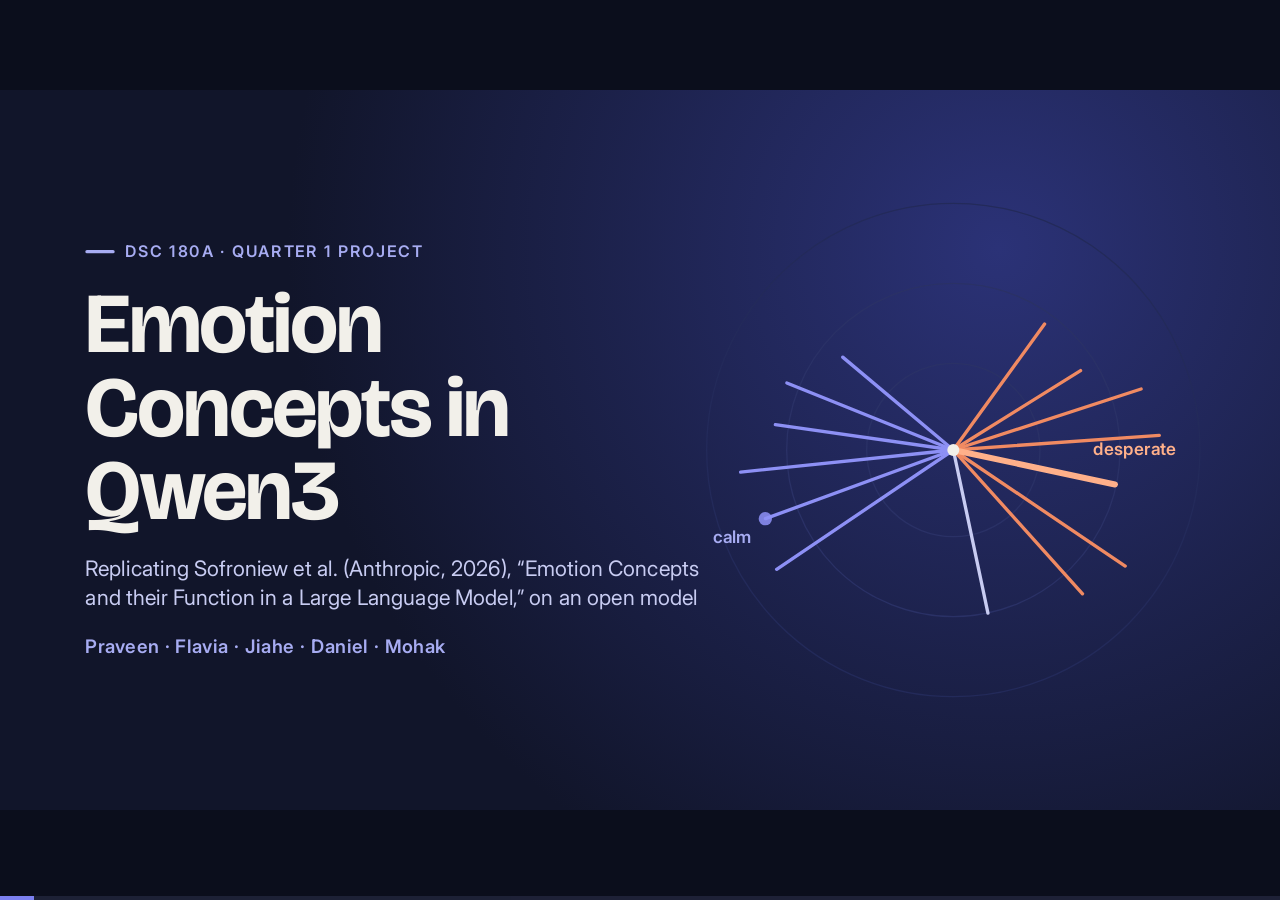
<file: index.html>
<!doctype html>
<html lang="en">
<head>
<meta charset="utf-8">
<meta name="viewport" content="width=device-width, initial-scale=1">
<title>Emotion Concepts in Qwen3</title>
<link rel="icon" href="img/icon.svg" type="image/svg+xml">
<link rel="preconnect" href="https://fonts.googleapis.com">
<link rel="preconnect" href="https://fonts.gstatic.com" crossorigin>
<link rel="stylesheet" href="https://fonts.googleapis.com/css2?family=Bricolage+Grotesque:wght@400..800&family=Inter:wght@400;500;600;700&display=swap">
<link rel="stylesheet" href="css/deck.css?v=3">
<link rel="stylesheet" href="css/stage.css?v=3">
</head>
<body>
<main class="deck">
<section id="cover" class="dark cover" data-transition="fade">
<svg class="fan zoom" width="780" height="780" viewBox="0 0 780 780" aria-label="Fourteen emotion vectors fanning out from one point: positive emotions to the left, negative emotions to the right, desperate highlighted">
<circle cx="390" cy="390" r="130" fill="none" stroke="#2A3166" stroke-width="2"/>
<circle cx="390" cy="390" r="250" fill="none" stroke="#2A3166" stroke-width="2"/>
<circle cx="390" cy="390" r="370" fill="none" stroke="#232A5A" stroke-width="2"/>
<line x1="390" y1="390" x2="108" y2="493" stroke="#8D90F5" stroke-width="5" stroke-linecap="round" stroke-dasharray="300" stroke-dashoffset="0"><animate attributeName="stroke-dashoffset" from="300" to="0" begin="0s" dur="0.9s"/></line>
<line x1="390" y1="390" x2="123" y2="352" stroke="#8D90F5" stroke-width="5" stroke-linecap="round" stroke-dasharray="270" stroke-dashoffset="0"><animate attributeName="stroke-dashoffset" from="270" to="0" begin="0s" dur="1.0s"/></line>
<line x1="390" y1="390" x2="125" y2="569" stroke="#8D90F5" stroke-width="5" stroke-linecap="round" stroke-dasharray="320" stroke-dashoffset="0"><animate attributeName="stroke-dashoffset" from="320" to="0" begin="0s" dur="1.1s"/></line>
<line x1="390" y1="390" x2="62" y2="424" stroke="#8D90F5" stroke-width="5" stroke-linecap="round" stroke-dasharray="330" stroke-dashoffset="0"><animate attributeName="stroke-dashoffset" from="330" to="0" begin="0s" dur="1.2s"/></line>
<line x1="390" y1="390" x2="112" y2="278" stroke="#8D90F5" stroke-width="5" stroke-linecap="round" stroke-dasharray="300" stroke-dashoffset="0"><animate attributeName="stroke-dashoffset" from="300" to="0" begin="0s" dur="1.3s"/></line>
<line x1="390" y1="390" x2="191" y2="223" stroke="#8D90F5" stroke-width="5" stroke-linecap="round" stroke-dasharray="260" stroke-dashoffset="0"><animate attributeName="stroke-dashoffset" from="260" to="0" begin="0s" dur="1.4s"/></line>
<line x1="390" y1="390" x2="442" y2="635" stroke="#C8CCF2" stroke-width="5" stroke-linecap="round" stroke-dasharray="250" stroke-dashoffset="0"><animate attributeName="stroke-dashoffset" from="250" to="0" begin="0s" dur="1.0s"/></line>
<line x1="390" y1="390" x2="584" y2="606" stroke="#F08A62" stroke-width="5" stroke-linecap="round" stroke-dasharray="290" stroke-dashoffset="0"><animate attributeName="stroke-dashoffset" from="290" to="0" begin="0s" dur="1.1s"/></line>
<line x1="390" y1="390" x2="655" y2="569" stroke="#F08A62" stroke-width="5" stroke-linecap="round" stroke-dasharray="320" stroke-dashoffset="0"><animate attributeName="stroke-dashoffset" from="320" to="0" begin="0s" dur="1.2s"/></line>
<line x1="390" y1="390" x2="699" y2="368" stroke="#F08A62" stroke-width="5" stroke-linecap="round" stroke-dasharray="310" stroke-dashoffset="0"><animate attributeName="stroke-dashoffset" from="310" to="0" begin="0s" dur="1.0s"/></line>
<line x1="390" y1="390" x2="704" y2="288" stroke="#F08A62" stroke-width="5" stroke-linecap="round" stroke-dasharray="330" stroke-dashoffset="0"><animate attributeName="stroke-dashoffset" from="330" to="0" begin="0s" dur="1.3s"/></line>
<line x1="390" y1="390" x2="619" y2="247" stroke="#F08A62" stroke-width="5" stroke-linecap="round" stroke-dasharray="270" stroke-dashoffset="0"><animate attributeName="stroke-dashoffset" from="270" to="0" begin="0s" dur="1.4s"/></line>
<line x1="390" y1="390" x2="566" y2="147" stroke="#F08A62" stroke-width="5" stroke-linecap="round" stroke-dasharray="300" stroke-dashoffset="0"><animate attributeName="stroke-dashoffset" from="300" to="0" begin="0s" dur="1.5s"/></line>
<circle cx="723" cy="461" r="26" fill="#F08A62" opacity="0.22"><animate attributeName="opacity" values="0;0;0.22" keyTimes="0;0.8;1" begin="0s" dur="1.9s"/></circle>
<line x1="390" y1="390" x2="723" y2="461" stroke="#FFB08A" stroke-width="9" stroke-linecap="round" stroke-dasharray="340" stroke-dashoffset="0"><animate attributeName="stroke-dashoffset" from="340" to="0" begin="0s" dur="1.6s"/></line>
<circle cx="723" cy="461" r="11" fill="#FFB08A"><animate attributeName="opacity" values="0;0;1" keyTimes="0;0.8;1" begin="0s" dur="1.8s"/></circle>
<circle cx="108" cy="493" r="10" fill="#8D90F5"><animate attributeName="opacity" values="0;0;1" keyTimes="0;0.8;1" begin="0s" dur="1.2s"/></circle>
<circle cx="390" cy="390" r="9" fill="#F2F0EA"/>
</svg>
<p style="position:absolute; left:1640px; top:520px; width:200px; font-size:26px; font-weight:600; color:#FFB08A;">desperate</p>
<p style="position:absolute; left:1070px; top:652px; width:160px; font-size:26px; font-weight:600; color:#A7ACF2;">calm</p>
<div class="tag rise"><div class="bar"></div><p class="eyebrow">DSC 180A · Quarter 1 Project</p></div>
<h1 class="big rise" style="--i:1">Emotion Concepts in Qwen3</h1>
<p class="sub rise" style="--i:2">Replicating Sofroniew et al. (Anthropic, 2026), “Emotion Concepts and their Function in a Large Language Model,” on an open model</p>
<p class="names rise" style="--i:3">Praveen · Flavia · Jiahe · Daniel · Mohak</p>
<aside>Opening slide. We took Anthropic’s emotion-concepts paper, which studied Claude Sonnet 4.5, and asked whether the same internal emotion representations exist in an open model, Qwen3-8B, and whether they drive its behavior. The drawing: our 14 emotion directions, positive emotions to the left and negative ones to the right, with “desperate” highlighted.</aside>
</section>

<section id="team" data-transition="push">
<div class="head"><div class="tag"><div class="bar"></div><p class="eyebrow">Index</p></div>
<h2 class="title rise">Overview</h2></div>
<ol class="index">
<li class="rise" style="--i:1"><span class="no">01</span><span class="sec">Introduction + Dataset and Emotion Vector Construction</span><span class="who">Praveen</span></li>
<li class="rise" style="--i:2"><span class="no">02</span><span class="sec">Validation</span><span class="who">Flavia</span></li>
<li class="rise" style="--i:3"><span class="no">03</span><span class="sec">Emotion Vector Geometry</span><span class="who">Jiahe</span></li>
<li class="rise" style="--i:4"><span class="no">04</span><span class="sec">Context and Token Position</span><span class="who">Daniel</span></li>
<li class="rise" style="--i:5"><span class="no">05</span><span class="sec">Causal steering</span><span class="who">Mohak</span></li>
</ol>
<p class="setup rise" style="--i:6"><b>Shared setup</b> · Model: Qwen/Qwen3-8B · Weight format: 4-bit NF4 · Compute dtype: FP16 · Batch size: 1 initially · Thinking: Disabled · Story length: Paper’s setting, tested on a small batch first</p>
<div class="footer"><p>Overview</p><p class="pg"></p></div>
<aside>Each part (compare paper &amp; our result): Paper’s: what the paper did &amp; their results. Our’s: what we did &amp; change → our results.</aside>
</section>

<section id="d1" class="dark divider" data-transition="push">
<p class="num glow">01</p>
<p class="who rise">Praveen</p>
<h2 class="big rise" style="--i:1">Introduction + Dataset and Emotion Vector Construction</h2>
<aside>Section 1 of 5. Target: 4–5 minutes across six slides.</aside>
</section>

<section id="p1">
<div class="head"><div class="tag"><div class="bar"></div><p class="eyebrow">Praveen · Introduction</p></div>
<h2 class="title rise">Replicating “Emotion Concepts and their Function in a Large Language Model”</h2></div>
<ul class="pts rise" style="--i:1;font-size:36px;"><li>Original paper: Sofroniew et al. (Anthropic, 2026), studying Claude Sonnet 4.5</li><li>Central question: Do internal emotion representations help explain – and causally influence – the model’s behavior?</li><li>Our replication: Investigate these representations in Qwen3-8B</li><li>“Functional emotions” describes effects on behavior – not evidence of subjective feelings</li></ul>
<div class="footer"><p>01 · Introduction + Dataset and Emotion Vector Construction</p><p class="pg"></p></div>
<aside>Praveen, slide 1 of 6.</aside>
</section>

<section id="p2">
<div class="head"><div class="tag"><div class="bar"></div><p class="eyebrow">Praveen · The paper’s data</p></div>
<h2 class="title rise">The paper generates stories that convey an emotion without naming it</h2></div>
<ul class="pts rise" style="--i:1;font-size:36px;"><li>Claude Sonnet 4.5 generated 171 emotions × 100 topics × 12 stories</li><li>Each story follows a character experiencing the specified emotion</li><li>Prompts prohibit the emotion word and direct synonyms; emotion is expressed through actions, dialogue, thoughts, and context</li><li>Authors manually inspected 10 random stories for each of 30 emotions</li></ul>
<div class="footer"><p>01 · Introduction + Dataset and Emotion Vector Construction</p><p class="pg"></p></div>
<aside>Praveen, slide 2 of 6.</aside>
</section>

<section id="p3">
<div class="head"><div class="tag"><div class="bar"></div><p class="eyebrow">Praveen · The paper’s method</p></div>
<h2 class="title rise">The paper turns story activations into emotion directions</h2></div>
<div class="cols" style="grid-template-columns:1fr 760px; gap:44px; align-items:start;">
<ul class="pts rise" style="--i:1;font-size:27px;"><li><b>Summarize each story:</b> average residual activations from the 50th token onward, separately at each layer</li><li><b>Average by emotion:</b> combine story representations sharing the same intended emotion</li><li><b>Mean-center:</b> subtract the mean across emotion groups to emphasize what distinguishes each emotion</li><li><b>Reduce confounds:</b> remove neutral-transcript PCs explaining 50% of neutral activation variance. This final step is in the paper but not our current replication</li></ul>
<div class="col" style="gap:18px; align-items:center;">
<div class="fig zoom" style="--i:2; align-items:center;">
<img src="img/vector_construction.png" alt="Pool each story (residual activations, token 50 onward) → average by emotion (one mean per emotion at each layer) → mean-center (subtract the mean across emotions); paper: remove neutral PCs (components explaining 50% of neutral variance)" style="width:720px; height:auto; object-fit:contain;">
</div>
<div class="fig zoom" style="--i:3; align-items:center;">
<video class="screen" src="video/emotion_vector.mp4" muted playsinline preload="auto" aria-label="Animation: training stories grouped by emotion, each emotion’s average, the center, and the emotion vectors from the center" style="width:560px; height:315px;"></video>
</div>
</div>
</div>
<div class="footer"><p>01 · Introduction + Dataset and Emotion Vector Construction</p><p class="pg"></p></div>
<aside>Praveen, slide 3 of 6.</aside>
</section>

<section id="p4">
<div class="head"><div class="tag"><div class="bar"></div><p class="eyebrow">Praveen · Our data</p></div>
<h2 class="title rise">We generated 1,120 Qwen stories and reserved entire topics for evaluation</h2></div>
<div class="cols">
<ul class="pts rise" style="--i:1;"><li>14 emotions × 20 shared topics × 4 stories = 1,120 stories, generated by Qwen3-8B</li><li>Every emotion uses the same topics, reducing topic-label confounding</li><li>Vectors use training stories only; validation and test topics provide new situations for downstream evaluation</li><li>Automated checks cover formatting, listed emotion terms, duplicates, and truncation. Also included manual reviews per emotion</li></ul>
<div class="card rise" style="--i:2">
<table class="tbl">
<tr><th style="width:34%">Split</th><th style="width:36%">Topic IDs</th><th style="width:30%; text-align:right">Stories</th></tr>
<tr><td>Train</td><td>0–13</td><td style="text-align:right">784</td></tr>
<tr><td>Validation</td><td>14–16</td><td style="text-align:right">168</td></tr>
<tr><td>Test</td><td>17–19</td><td style="text-align:right">168</td></tr>
</table>
</div>
</div>
<div class="footer"><p>01 · Introduction + Dataset and Emotion Vector Construction</p><p class="pg"></p></div>
<aside>Praveen, slide 4 of 6.</aside>
</section>

<section id="p5">
<div class="head"><div class="tag"><div class="bar"></div><p class="eyebrow">Praveen · Extraction</p></div>
<h2 class="title rise">We observe Qwen’s internal representations without changing its weights</h2></div>
<div class="cols" style="grid-template-columns:1fr 820px; gap:44px; align-items:center;">
<ul class="pts rise" style="--i:1;"><li>Qwen3-8B loaded with 4-bit NF4 weights on a T4 GPU</li><li>Input contains plain story text only – no emotion label, topic, or generation instructions</li><li>Hooks observe all 36 decoder-block outputs; averaging tokens 50 onward produces 4,096 numbers per story, per block</li><li>Earlier tokens still provide context. Extraction uses forward passes with no training or weight updates; smoke checks verify shapes, finite values, and unchanged model output</li></ul>
<div class="fig zoom" style="--i:2; align-items:center;">
<img src="img/activation_extraction.png" alt="Story text only (no emotion label, no chat wrapper) → Qwen3-8B (36 decoder blocks, 4-bit NF4 weights) → observe block outputs (hooks, forward pass, no weight updates); token pooling at each block: tokens 50 to T averaged into 4,096 numbers per story, per block" style="width:780px; height:auto; object-fit:contain;">
</div>
</div>
<div class="footer"><p>01 · Introduction + Dataset and Emotion Vector Construction</p><p class="pg"></p></div>
<aside>Praveen, slide 5 of 6.</aside>
</section>

<section id="p6">
<div class="head"><div class="tag"><div class="bar"></div><p class="eyebrow">Praveen · Output</p></div>
<h2 class="title rise">We exported candidate emotion directions for downstream testing</h2></div>
<ul class="pts rise" style="--i:1;font-size:36px;"><li>Average 56 training stories per emotion, then subtract the mean across the 14 emotion groups</li><li>Exported story activations: (1120, 36, 4096); raw and unit emotion vectors: (14, 36, 4096)</li><li>All blocks are available; block 23 is the initial reference near two-thirds depth.</li><li>Differences from paper: smaller dataset, Qwen with NF4 quantization, and no neutral-PC correction. Constructing vectors alone does not establish generalization or causality</li></ul>
<div class="footer"><p>01 · Introduction + Dataset and Emotion Vector Construction</p><p class="pg"></p></div>
<aside>Praveen, slide 6 of 6.</aside>
</section>

<section id="d2" class="dark divider" data-transition="push">
<p class="num glow">02</p>
<p class="who rise">Flavia</p>
<h2 class="big rise" style="--i:1">Validation</h2>
<aside>Section 2 of 5.</aside>
</section>

<section id="f1">
<div class="head"><div class="tag"><div class="bar"></div><p class="eyebrow">Flavia · The question</p></div>
<h2 class="title rise">Do the emotion vectors track emotion, or just the stories they came from?</h2></div>
<ul class="pts rise" style="--i:1;font-size:38px;"><li>An emotion vector is an average direction inside the model: the average “desperate” story’s activation minus the average story’s.</li><li>Risk: it might encode the stories’ topics, words or style instead of emotion.</li><li>Validation = does it detect emotion? Steering (later) asks whether it causes behavior.</li><li>My two tests, each further from the training data:<ul><li>A: stories about topics the vectors never saw;</li><li>C: a prompt where only a number changes, and with it the meaning.</li></ul></li></ul>
<div class="footer"><p>02 · Validation</p><p class="pg"></p></div>
<aside>Flavia, slide 1 of 5.</aside>
</section>

<section id="f2" class="alt">
<div class="head"><div class="tag"><div class="bar"></div><p class="eyebrow">Flavia · Paper and ours</p></div>
<h2 class="title rise">The paper validated its vectors mostly by inspection, without accuracy numbers</h2></div>
<ul class="pts rise" style="--i:1;font-size:31px;"><li><b>Paper (Claude Sonnet 4.5, §1.2):</b> validated the vectors qualitatively, by showing top-matching passages and the words each vector promotes. There was no held-out accuracy test for these vectors.</li><li><b>Our (Qwen3-8B):</b> a held-out quantitative test, which extends the paper.<ul><li><b>Data:</b> 1,120 Qwen-written stories, 14 emotions × 20 topics. Split by topic: vectors built on topics 0–13, tuned on 14–16, tested once on 17–19.</li><li><b>Classify:</b> score each story against all 14 vectors and pick the highest (top-1, chance 7%). Also measure, per emotion, how well one vector separates its own stories from the rest (AUROC, chance 0.5).</li><li><b>Fake vectors as the bar:</b> shuffle the emotion labels, rebuild the vectors the same way, repeat 500 times. That shows what meaningless vectors score on these same stories.</li></ul></li></ul>
<div class="footer"><p>02 · Validation</p><p class="pg"></p></div>
<aside>Flavia, slide 2 of 5.</aside>
</section>

<section id="f3">
<div class="head"><div class="tag"><div class="bar"></div><p class="eyebrow">Flavia · Part A results</p></div>
<h2 class="title rise">The real vectors find the right emotion 3–4× as often as chance and far above fake vectors.</h2></div>
<div class="fig zoom" style="--i:1; align-items:center; align-self:center;">
<img src="img/f_real_vs_fake.png" alt="Bar chart of top-1 accuracy at block 23 on stories about unseen topics: random guess 7%, best 5% of 500 shuffled-label fake vectors 12%, real vectors 29% on validation stories (49 of 168) and 23% on test stories (39 of 168)" style="width:auto; height:600px; object-fit:contain;">
</div>
<div class="footer"><p>02 · Validation</p><p class="pg"></p></div>
<aside>Flavia, slide 3 of 5.</aside>
</section>

<section id="f4" class="alt">
<div class="head"><div class="tag"><div class="bar"></div><p class="eyebrow">Flavia · Part C</p></div>
<h2 class="title rise">Does the model’s emotion follow the meaning of a number?</h2></div>
<ul class="pts rise" style="--i:1;font-size:34px;"><li><b>Paper:</b> prompts where only a number changes, for example “I just took X mg of Tylenol for my back pain.” As the dose rises, afraid rises and calm falls. Their conclusion: the vectors track meaning, not the number itself. This was shown as a plot, with no statistics.</li><li><b>Our:</b> the same Tylenol prompt at 10 doses (250 → 12,000 mg), on Qwen3-8B with the real vectors.<ul><li><b>Readout:</b> the model’s state at block 23, just before it would answer.</li><li><b>Neutral baseline:</b> subtract the average state over 20 neutral questions, which removes what every prompt shares.</li><li><b>Check first:</b> re-reading 2 training stories reproduced the saved activations (cosine 1.000), so this run matches the original setup.</li></ul></li></ul>
<div class="footer"><p>02 · Validation</p><p class="pg"></p></div>
<aside>Flavia, slide 4 of 5.</aside>
</section>

<section id="f5">
<div class="head"><div class="tag"><div class="bar"></div><p class="eyebrow">Flavia · Part C results</p></div>
<h2 class="title rise">As the Tylenol dose rises, afraid rises and calm falls</h2></div>
<div style="display:flex; gap:36px; align-items:flex-start; justify-content:center;">
<div class="fig zoom" style="--i:1; align-items:center; flex:0 0 auto;">
<img src="img/paper_fig3.png" alt="Paper Fig. 3: emotion probe activations vary with numerical quantities, e.g. afraid rises and calm falls as the Tylenol dose rises" style="width:auto; height:560px; object-fit:contain;">
<p class="cap">Sofroniew et al. (2026), Fig. 3</p>
</div>
<div class="fig zoom" style="--i:2; align-items:center; flex:0 0 auto;">
<img src="img/f_tylenol_dose.png" alt="Qwen3-8B emotion scores for “I just took X mg of Tylenol for my back pain” at 10 doses from 250 to 12,000 mg: afraid rises (rho +0.98) and calm falls (rho −0.98); desperate and sad rise, happy falls" style="width:1040px; height:auto; object-fit:contain;">
</div>
</div>
<div class="footer"><p>02 · Validation</p><p class="pg"></p></div>
<aside>Flavia, slide 5 of 5.</aside>
</section>

<section id="d3" class="dark divider" data-transition="push">
<p class="num glow">03</p>
<p class="who rise">Jiahe</p>
<h2 class="big rise" style="--i:1">Emotion Vector Geometry</h2>
<aside>Thanks, Flavia. (optional) Jiahe couldn't be here, so I'll walk through his part. So far, we've built the emotion vectors and checked that they pick up emotion in stories they never saw. Jiahe's part asks a different question: how are the 14 vectors arranged relative to each other?</aside>
</section>

<section id="j1">
<div class="head"><div class="tag"><div class="bar"></div><p class="eyebrow">Jiahe · Emotion vector geometry</p></div>
<h2 class="title rise">Emotion Vector Geometry</h2></div>
<ul class="pts rise" style="--i:1;font-size:34px;"><li>The paper found that language models have internal directions for emotions</li><li>Our question: does the same structure appear in Qwen3-8B?</li><li>For each of 14 emotions, I averaged the model’s activations on stories about that emotion</li><li>Then I subtracted the average across all 14, which leaves what is specific to each emotion</li><li>Result: one vector per emotion, taken at layer 23 of 36</li><li>Then I compared the vectors with cosine similarity and PCA, and checked other layers</li></ul>
<div class="footer"><p>03 · Emotion Vector Geometry</p><p class="pg"></p></div>
<aside>The paper found that language models have internal directions for emotions. Jiahe's question was: does the same structure show up in Qwen3-8B? For each of the 14 emotions, he averaged the model's activations on stories about that emotion. Then he subtracted the average across all 14. That leaves what's specific to each emotion. The result is one vector per emotion, taken at layer 23 of 36. Then he compared the vectors two ways, with cosine similarity and PCA, and checked other layers.</aside>
</section>

<section id="j2">
<div class="head"><div class="tag"><div class="bar"></div><p class="eyebrow">Jiahe · Cosine similarity</p></div>
<h2 class="title rise">Cosine Similarity</h2></div>
<div class="cols figleft">
<div class="fig zoom" style="--i:1; align-items:center;">
<img src="img/geometry_cosine.png" alt="Cosine similarity heatmap of the 14 emotion vectors at layer 23" style="width:560px; height:480px; object-fit:contain;">
</div>
<ul class="pts small rise" style="--i:2;"><li>Cosine similarity measures whether two vectors point the same way<ul><li>+1 = same direction, 0 = unrelated, −1 = opposite</li></ul></li><li>Red blocks: happy, inspired and hopeful point together (about +0.6)</li><li>Afraid and nervous are a tight pair (+0.64), and angry, frustrated and desperate cluster</li><li>Blue areas: the positive and negative groups point in opposing directions (about −0.65)</li><li>The model was never told how emotions relate, yet it groups them roughly like people do</li></ul>
</div>
<div class="footer"><p>03 · Emotion Vector Geometry</p><p class="pg"></p></div>
<aside>First, cosine similarity. It measures whether two vectors point the same way. Plus 1 is the same direction, 0 is unrelated, and minus 1 is opposite. This heatmap shows it for every pair of emotions. The red blocks are emotions that point together. Happy, inspired and hopeful sit at about +0.6. Afraid and nervous are a tight pair at +0.64, and angry, frustrated and desperate cluster too. The blue areas are where the positive and negative groups point in opposite directions, at about −0.65. The model was never told how emotions relate, yet it groups them roughly like people do.</aside>
</section>

<section id="j3" class="alt">
<div class="head"><div class="tag"><div class="bar"></div><p class="eyebrow">Jiahe · PCA</p></div>
<h2 class="title rise">PCA</h2></div>
<div class="cols figleft">
<div class="fig zoom" style="--i:1; align-items:center;">
<img src="img/geometry_pca.png" alt="PCA of the 14 emotion vectors at layer 23" style="width:592px; height:480px; object-fit:contain;">
</div>
<ul class="pts small rise" style="--i:2;"><li>The heatmap has 14 × 14 numbers, so PCA gives a simpler picture</li><li>PCA squeezes 4096 dimensions into 2 while keeping as much variation as possible</li><li>PC1 (45% of variance) separates positive emotions on the left from negative ones on the right<ul><li>So the biggest difference in the emotion space is good versus bad</li></ul></li><li>PC2 (17%): guilty and proud at the top, nervous and afraid at the bottom<ul><li>I can’t give it a clean meaning yet</li></ul></li><li>Matches the heatmap: emotions close together here were similar there</li></ul>
</div>
<div class="footer"><p>03 · Emotion Vector Geometry</p><p class="pg"></p></div>
<aside>The heatmap is 14 by 14 numbers, so PCA gives a simpler picture. It squeezes the 4,096 dimensions down to 2, while keeping as much of the variation as possible. The horizontal axis, PC1, explains 45% of the variance. Positive emotions are on the left and negative ones on the right. So the biggest difference in the emotion space is good versus bad. The vertical axis, PC2, explains 17%. Guilty and proud are at the top, nervous and afraid at the bottom. Jiahe doesn't have a clean meaning for it yet. And it matches the heatmap: emotions that sit close together here were similar there.</aside>
</section>

<section id="j4">
<div class="head"><div class="tag"><div class="bar"></div><p class="eyebrow">Jiahe · Across layers</p></div>
<h2 class="title rise">Does It Hold Across Layers?</h2></div>
<ul class="pts tight rise" style="--i:1;"><li><b>Question:</b> does this only work at layer 23?</li><li>I compared the geometry at every layer<ul><li>Layer 23 correlates 0.94 or higher with layers 6–35</li><li>So the structure forms early and stays stable</li></ul></li><li><b>Held-out stories:</b> the vectors pick the right emotion 26% of the time against 7% by chance<ul><li>Real signal, but not a strong classifier</li></ul></li><li><b>Limits:</b><ul><li>Qwen3-8B, not Claude, so numbers won’t match the paper</li><li>Paper’s neutral-text correction not implemented</li><li>Story labels not human-checked</li></ul></li></ul>
<div class="footer"><p>03 · Emotion Vector Geometry</p><p class="pg"></p></div>
<aside>Last question: does this only work at layer 23? Jiahe compared the geometry at every layer. Layer 23 correlates 0.94 or higher with layers 6 through 35. So the structure forms early and stays stable. On held-out stories, the vectors pick the right emotion 26% of the time, against 7% by chance. That's a real signal, but not a strong classifier. A few limits. This is Qwen3-8B, not Claude, so the numbers won't match the paper. The paper's neutral-text correction isn't implemented yet. And the story labels weren't human-checked. Next, Daniel, on context and token position.</aside>
</section>

<section id="d4" class="dark divider" data-transition="push">
<p class="num glow">04</p>
<p class="who rise">Daniel</p>
<h2 class="big rise" style="--i:1">Context and Token Position</h2>
<aside>Section 4 of 5.</aside>
</section>

<section id="dn1">
<div class="head"><div class="tag"><div class="bar"></div><p class="eyebrow">Daniel · The question</p></div>
<h2 class="title rise">Do the vectors read meaning, or just emotion words?</h2></div>
<ul class="pts rise" style="--i:1;"><li>Validation showed the vectors detect emotion in whole stories; here we ask what they track token by token</li><li>Three controlled prompt pairs, each identical except for one element: A negation → B context change → C user vs assistant</li><li>Score at each token and block: activation, minus the same center as vector construction, dotted with each unit emotion vector</li><li>Comparing the two prompts of a pair cancels offsets from prompt format, isolating the one change</li></ul>
<div class="card rise" style="--i:2">
<table class="tbl">
<tr><td style="width:24%">A negation</td><td>“…I am afraid.” vs “…I am not afraid.”</td></tr>
<tr><td>B context change</td><td>“…the tumor has spread.” vs “…the tumor is gone.”</td></tr>
<tr><td>C user vs assistant</td><td>User: “My dog died this morning… I can’t stop crying.”</td></tr>
</table>
</div>
<div class="footer"><p>04 · Context and Token Position</p><p class="pg"></p></div>
<aside>Daniel, slide 1 of 8.</aside>
</section>

<section id="dn2" class="alt">
<div class="head"><div class="tag"><div class="bar"></div><p class="eyebrow">Daniel · What the paper did</p></div>
<h2 class="title rise">The paper tracks emotion at every token, not just per passage</h2></div>
<ul class="pts rise" style="--i:1;font-size:36px;"><li>Paper §2.2 reads vectors at individual tokens to see how emotion follows context</li><li>Tests negation, context changes, and whether the model separates the user’s emotion from its own response</li><li>We replicate all three with one matched pair each, on Qwen3-8B at block 23</li><li>We drop the first token: it acts as an “attention sink” with scores around ±1000 that carry no meaning</li></ul>
<div class="footer"><p>04 · Context and Token Position</p><p class="pg"></p></div>
<aside>Daniel, slide 2 of 8.</aside>
</section>

<section id="dn3">
<div class="head"><div class="tag"><div class="bar"></div><p class="eyebrow">Daniel · A · Negation</p></div>
<h2 class="title rise">Negation reverses the signal at the word “not”</h2></div>
<div class="cols" style="grid-template-columns:1fr 1040px; gap:44px; align-items:center;">
<ul class="pts small rise" style="--i:1;"><li>“…I am afraid.” vs “…I am not afraid.”</li><li>Final-token afraid: ≈ +12.7 vs ≈ −8 at block 23; calm moves the opposite way</li><li>The drop happens at “not”: in the negated sentence, afraid barely rises at the word “afraid” itself</li><li>afraid also rises at “dark parking lot”, before any emotion word – the scene alone implies fear</li></ul>
<div class="fig zoom" style="--i:2; align-items:center;">
<img src="img/negation_tokens.png" alt="Negation: afraid and calm score per token at block 23 for “I walked home alone through the dark parking lot, and I am afraid.” vs “… I am not afraid.”" style="width:1000px; height:auto; object-fit:contain;">
</div>
</div>
<div class="footer"><p>04 · Context and Token Position</p><p class="pg"></p></div>
<aside>Daniel, slide 3 of 8.</aside>
</section>

<section id="dn4">
<div class="head"><div class="tag"><div class="bar"></div><p class="eyebrow">Daniel · B · Context change</p></div>
<h2 class="title rise">Changing one outcome word flips the emotion</h2></div>
<ul class="pts rise" style="--i:1;font-size:36px;"><li>“…the tumor has spread.” vs “…the tumor is gone.”</li><li>Scores are identical until the final words (same text), then split</li><li>happy ≈ −10.6 for “spread” vs ≈ +4.2 for “gone”; afraid is lower for “gone”</li><li>Read relatively: afraid sits below zero in both, a baseline shift from stories to short sentences that pair differences cancel</li></ul>
<div class="footer"><p>04 · Context and Token Position</p><p class="pg"></p></div>
<aside>Daniel, slide 4 of 8.</aside>
</section>

<section id="dn5" class="alt">
<div class="head"><div class="tag"><div class="bar"></div><p class="eyebrow">Daniel · Across blocks</p></div>
<h2 class="title rise">The context-dependent emotion is built up in middle-to-late blocks</h2></div>
<div class="cols" style="grid-template-columns:1fr 1040px; gap:44px; align-items:center;">
<ul class="pts small rise" style="--i:1;"><li>Heatmaps show the afraid score for every block × token in each pair (our required deliverable)</li><li>Contrast is near zero in blocks 0–5, grows steadily, and is strongest late (negation A − B ≈ 82 at block 35)</li><li>Early blocks track the literal words; later blocks combine them into meaning</li><li>Block 23 (team reference) already shows the effect; the last block looks noisy, so we don’t over-read it</li></ul>
<div class="fig zoom" style="--i:2; align-items:center;">
<img src="img/negation_heatmap.png" alt="Negation: afraid score by block and token for prompts A and B" style="width:1000px; height:auto; object-fit:contain;">
</div>
</div>
<div class="footer"><p>04 · Context and Token Position</p><p class="pg"></p></div>
<aside>Daniel, slide 5 of 8.</aside>
</section>

<section id="dn6">
<div class="head"><div class="tag"><div class="bar"></div><p class="eyebrow">Daniel · C · User vs. assistant</p></div>
<h2 class="title rise">The assistant doesn’t mirror the user’s grief</h2></div>
<div class="cols" style="grid-template-columns:1fr 800px; gap:44px; align-items:center;">
<ul class="pts small rise" style="--i:1;"><li>User: “My dog died this morning… I can’t stop crying.” Assistant reply fixed in advance (not sampled), so the test is controlled</li><li>User turn scores highest on guilty, desperate and frustrated, with sad and angry positive</li><li>Assistant turn shifts to loving, proud and hopeful; sad and afraid go negative</li><li>Fits the paper: the model represents the user’s emotion separately from its own response. Surprises: guilty stays high in both turns (possibly “sorry”), and calm isn’t elevated</li></ul>
<div class="fig zoom" style="--i:2; align-items:center;">
<img src="img/user_vs_assistant.png" alt="Same conversation: user emotion vs assistant emotion, mean score at block 23 for each of the 14 emotions" style="width:760px; height:auto; object-fit:contain;">
</div>
</div>
<div class="footer"><p>04 · Context and Token Position</p><p class="pg"></p></div>
<aside>Daniel, slide 6 of 8.</aside>
</section>

<section id="dn-summary" class="alt">
<div class="head"><div class="tag"><div class="bar"></div><p class="eyebrow">Daniel · Summary</p></div>
<h2 class="title rise">Where the contrast emerges in depth</h2></div>
<div class="cols" style="grid-template-columns:1fr 780px; gap:44px; align-items:start;">
<ul class="pts small tight rise" style="--i:1; font-size:23px;"><li><b>Method:</b> matched prompt pairs differing in one element (§2.2); each token scored by projecting block activations onto the centered unit emotion vectors; first token excluded (attention-sink artifact).</li><li><b>Negation reverses the signal:</b> at block 23, final-token afraid ≈ 12.7 for “I am afraid” vs ≈ −8 for “I am not afraid”; the drop appears at “not”, not at “afraid”.</li><li><b>Context changes the signal:</b> in two sentences identical until the outcome, scores match until the final words, then diverge (happy ≈ −10.6 for “the tumor has spread” vs ≈ +4.2 for “the tumor is gone”).</li><li><b>Built up through depth:</b> contrast is near zero in blocks 0–5, grows steadily, and is strongest in late blocks (negation A − B ≈ 82 at block 35).</li><li><b>User vs assistant differ:</b> a grieving user’s turn scores highest on guilty, desperate, frustrated; the assistant’s reply shifts to loving, proud, hopeful, with negative sad and afraid.</li><li><b>Interpretation:</b> consistent with the paper — the model represents the user’s emotion separately from its own response.</li><li><b>Limitations:</b> single examples per test, story-to-chat format shift, 4-bit quantization.</li></ul>
<div class="fig zoom" style="--i:2; align-items:center;">
<img src="img/contrast_depth.png" alt="Where the contrast emerges in depth: A − B at the final token by block, for negation (afraid) and context (afraid); near zero through block 5, rising to about 82 for negation at block 35" style="width:740px; height:auto; object-fit:contain;">
</div>
</div>
<div class="footer"><p>04 · Context and Token Position</p><p class="pg"></p></div>
<aside>Daniel, slide 7 of 8.</aside>
</section>

<section id="dn7">
<div class="head"><div class="tag"><div class="bar"></div><p class="eyebrow">Daniel · Takeaways</p></div>
<h2 class="title rise">Takeaways and limits</h2></div>
<ul class="pts rise" style="--i:1;font-size:36px;"><li>Vectors follow meaning: negation, outcome changes, and speaker all move them in the expected direction</li><li>Signal is assembled through depth, strongest in later blocks</li><li>Limits: one example per test (paraphrase check pending), vectors built on stories but tested on sentences and chat, 4-bit quantization, one model</li><li>Detection only; whether these signals cause behavior is the steering section’s question</li></ul>
<div class="footer"><p>04 · Context and Token Position</p><p class="pg"></p></div>
<aside>Daniel, slide 8 of 8.</aside>
</section>

<section id="d5" class="dark divider" data-transition="push">
<p class="num glow">05</p>
<p class="who rise">Mohak</p>
<h2 class="big rise" style="--i:1">Causal steering</h2>
<p class="sub rise" style="--i:2">Part 1: repeat the paper’s steering, pushing Qwen along the desperate vector while it writes. Part 2: add a standard way to grade what it writes.</p>
<aside>Thanks, Daniel. So far, what we've seen is understanding how the data was generated, the emotion vectors, and learning more about the internal representations of the model. What my part does is combine the two. First, I repeat the paper's steering test: I push Qwen along the desperate direction while it reads and writes tokens. Then I score the replies with a checklist, so every reply is graded the same way.</aside>
</section>

<section id="m1">
<div class="head"><div class="tag"><div class="bar"></div><p class="eyebrow">Mohak · Replicating the paper · Method</p></div>
<h2 class="title rise">The paper’s recipe: c × 198 × v added at block 23</h2></div>
<div class="cols" style="grid-template-columns:1fr 810px; gap:52px;">
<div class="col">
<ul class="pts small tight rise" style="--i:1">
<li><b>Same recipe as the paper</b> (App. §6.8): strength 0.5 of the residual size, at one mid-late layer (our block 23 of 36)</li>
<li><b>One difference:</b> the paper steers the assistant’s tokens and reads the next emotion word; we steer every token while Qwen3-8B writes whole replies</li>
<li>198 = typical residual size at block 23, over 3,580 tokens (the first token is 59× larger, an “attention sink”, and left out), so 0.5 is a push of 99</li>
<li>Strengths 0, 0.25, 0.5, 1.0 and 1.5, same prompt and seed at each, so the vector is the only difference; a second unsteered reply is the control</li>
</ul>
<p class="small rise" style="--i:3"><b>Checks passed:</b> strength 0 reproduces the unsteered reply word for word; at 0.5 the push measures 99.0–99.2 (target 99.0).</p>
</div>
<div class="fig zoom" style="--i:2">
<video class="screen" src="video/steering.mp4" muted playsinline preload="auto" aria-label="Animation: one token's residual stream h, the push along the desperate vector, and the result h plus the push, as the strength c changes; at c = 0.5 the push is 99" style="width:770px; height:433px;"></video>
<p class="cap">c = 0.5 → a push of length 99: half the stream’s own size.</p>
</div>
</div>
<svg class="zoom" style="--i:4; flex-shrink:0;" width="1664" height="150" viewBox="0 0 1664 150" aria-label="Qwen3-8B's 36 blocks in a row with the residual stream running through them; the push c times 198 times v drops into block 23">
<line x1="0" y1="91" x2="1656" y2="91" stroke="#A9ABE8" stroke-width="4" stroke-dasharray="1656" stroke-dashoffset="0"><animate attributeName="stroke-dashoffset" from="1656" to="0" begin="0s" dur="1.2s"/></line>
<rect x="0" y="70" width="34" height="42" rx="7" fill="#E7E3D9" stroke="#DAD5C8" stroke-width="2"/>
<rect x="46" y="70" width="34" height="42" rx="7" fill="#E7E3D9" stroke="#DAD5C8" stroke-width="2"/>
<rect x="92" y="70" width="34" height="42" rx="7" fill="#E7E3D9" stroke="#DAD5C8" stroke-width="2"/>
<rect x="138" y="70" width="34" height="42" rx="7" fill="#E7E3D9" stroke="#DAD5C8" stroke-width="2"/>
<rect x="184" y="70" width="34" height="42" rx="7" fill="#E7E3D9" stroke="#DAD5C8" stroke-width="2"/>
<rect x="230" y="70" width="34" height="42" rx="7" fill="#E7E3D9" stroke="#DAD5C8" stroke-width="2"/>
<rect x="276" y="70" width="34" height="42" rx="7" fill="#E7E3D9" stroke="#DAD5C8" stroke-width="2"/>
<rect x="322" y="70" width="34" height="42" rx="7" fill="#E7E3D9" stroke="#DAD5C8" stroke-width="2"/>
<rect x="368" y="70" width="34" height="42" rx="7" fill="#E7E3D9" stroke="#DAD5C8" stroke-width="2"/>
<rect x="414" y="70" width="34" height="42" rx="7" fill="#E7E3D9" stroke="#DAD5C8" stroke-width="2"/>
<rect x="460" y="70" width="34" height="42" rx="7" fill="#E7E3D9" stroke="#DAD5C8" stroke-width="2"/>
<rect x="506" y="70" width="34" height="42" rx="7" fill="#E7E3D9" stroke="#DAD5C8" stroke-width="2"/>
<rect x="552" y="70" width="34" height="42" rx="7" fill="#E7E3D9" stroke="#DAD5C8" stroke-width="2"/>
<rect x="598" y="70" width="34" height="42" rx="7" fill="#E7E3D9" stroke="#DAD5C8" stroke-width="2"/>
<rect x="644" y="70" width="34" height="42" rx="7" fill="#E7E3D9" stroke="#DAD5C8" stroke-width="2"/>
<rect x="690" y="70" width="34" height="42" rx="7" fill="#E7E3D9" stroke="#DAD5C8" stroke-width="2"/>
<rect x="736" y="70" width="34" height="42" rx="7" fill="#E7E3D9" stroke="#DAD5C8" stroke-width="2"/>
<rect x="782" y="70" width="34" height="42" rx="7" fill="#E7E3D9" stroke="#DAD5C8" stroke-width="2"/>
<rect x="828" y="70" width="34" height="42" rx="7" fill="#E7E3D9" stroke="#DAD5C8" stroke-width="2"/>
<rect x="874" y="70" width="34" height="42" rx="7" fill="#E7E3D9" stroke="#DAD5C8" stroke-width="2"/>
<rect x="920" y="70" width="34" height="42" rx="7" fill="#E7E3D9" stroke="#DAD5C8" stroke-width="2"/>
<rect x="966" y="70" width="34" height="42" rx="7" fill="#E7E3D9" stroke="#DAD5C8" stroke-width="2"/>
<rect x="1012" y="70" width="34" height="42" rx="7" fill="#E7E3D9" stroke="#DAD5C8" stroke-width="2"/>
<rect x="1058" y="70" width="34" height="42" rx="7" fill="#4A4DD6"><animate attributeName="fill" values="#E7E3D9;#E7E3D9;#4A4DD6" keyTimes="0;0.75;1" begin="0s" dur="1.9s"/></rect>
<rect x="1104" y="70" width="34" height="42" rx="7" fill="#E7E3D9" stroke="#DAD5C8" stroke-width="2"/>
<rect x="1150" y="70" width="34" height="42" rx="7" fill="#E7E3D9" stroke="#DAD5C8" stroke-width="2"/>
<rect x="1196" y="70" width="34" height="42" rx="7" fill="#E7E3D9" stroke="#DAD5C8" stroke-width="2"/>
<rect x="1242" y="70" width="34" height="42" rx="7" fill="#E7E3D9" stroke="#DAD5C8" stroke-width="2"/>
<rect x="1288" y="70" width="34" height="42" rx="7" fill="#E7E3D9" stroke="#DAD5C8" stroke-width="2"/>
<rect x="1334" y="70" width="34" height="42" rx="7" fill="#E7E3D9" stroke="#DAD5C8" stroke-width="2"/>
<rect x="1380" y="70" width="34" height="42" rx="7" fill="#E7E3D9" stroke="#DAD5C8" stroke-width="2"/>
<rect x="1426" y="70" width="34" height="42" rx="7" fill="#E7E3D9" stroke="#DAD5C8" stroke-width="2"/>
<rect x="1472" y="70" width="34" height="42" rx="7" fill="#E7E3D9" stroke="#DAD5C8" stroke-width="2"/>
<rect x="1518" y="70" width="34" height="42" rx="7" fill="#E7E3D9" stroke="#DAD5C8" stroke-width="2"/>
<rect x="1564" y="70" width="34" height="42" rx="7" fill="#E7E3D9" stroke="#DAD5C8" stroke-width="2"/>
<rect x="1610" y="70" width="34" height="42" rx="7" fill="#E7E3D9" stroke="#DAD5C8" stroke-width="2"/>
<g><animateTransform attributeName="transform" type="translate" values="0 -46;0 -46;0 0" keyTimes="0;0.55;1" begin="0s" dur="1.6s"/><animate attributeName="opacity" values="0;0;1" keyTimes="0;0.55;1" begin="0s" dur="1.6s"/>
<line x1="1075" y1="8" x2="1075" y2="52" stroke="#B4532E" stroke-width="6" stroke-linecap="round"/>
<polygon points="1063,50 1087,50 1075,66" fill="#B4532E"/>
<text x="1100" y="34" font-family="Inter, Arial, sans-serif" font-size="26" font-weight="600" fill="#B4532E">+ c × 198 × v, on every token</text>
</g>
<text x="0" y="40" font-family="Inter, Arial, sans-serif" font-size="24" fill="#666B84">Residual stream, one token →</text>
<text x="17" y="142" text-anchor="middle" font-family="Inter, Arial, sans-serif" font-size="24" fill="#666B84">0</text>
<text x="1075" y="142" text-anchor="middle" font-family="Inter, Arial, sans-serif" font-size="24" font-weight="700" fill="#4A4DD6">block 23</text>
<text x="1627" y="142" text-anchor="middle" font-family="Inter, Arial, sans-serif" font-size="24" fill="#666B84">35</text>
</svg>
<div class="footer"><p>05 · Causal steering</p><p class="pg"></p></div>
<aside>First, the replication, using the paper's recipe. While Qwen3-8B reads and writes, I add the desperate vector to every token at block 23, one mid-late layer, like the paper. The push is strength times 198 times the vector. 198 is the stream's normal size there, so the paper's setting, 0.5, is a push half the stream's own size. To validate this, we first intervened with a zero vector instead, to make sure Qwen still replied exactly as it did without the hook. This was our control. That control allowed us to safely go ahead with the emotion vector.</aside>
</section>

<section id="m4">
<div class="head"><div class="tag"><div class="bar"></div><p class="eyebrow">Mohak · Replicating the paper · Matched examples</p></div>
<h2 class="title rise">Same prompt, same seed: only the strength changes</h2></div>
<p class="small rise" style="--i:1">Topic 17, held out from the vectors: “A character visits a place they have never been before.” Read down: the text turns desperate as the strength rises, then breaks.</p>
<div class="card rise" style="--i:2">
<table class="tbl">
<tr><th style="width:12%">Strength</th><th style="width:88%">Reply (excerpt)</th></tr>
<tr><td>0</td><td>“…a place they had only ever seen in faded photographs… Their heart pounded with a mix of fear and wonder, for this was… a world unfolding before them, full of possibilities.”</td></tr>
<tr><td>0.25</td><td>“…the front door of the abandoned mansion, heart pounding… every corner they turn feels like a step deeper into a nightmare.”</td></tr>
<tr><td>0.5</td><td>“Their hands are shaking, and every sound echoes like it’s coming from everywhere. They don’t know what to do. They don’t know if they’re going to die. They don’t know if they’re going to get out.”</td></tr>
<tr><td>1.0</td><td>“She’s never been to the hospital. I’m not going to go to the hospital. I’m not going to go to the hospital. I’m not going to…”</td></tr>
</table>
</div>
<div class="footer"><p>05 · Causal steering</p><p class="pg"></p></div>
<aside>We didn't try this on just one value. We steered with the emotion vector across a range of strengths, from 0 to 1.5. We ran the exact same prompt at every strength, keeping the same seed, to control for any spurious effects from randomness. The prompt is on a topic the vectors never saw. Let's look at this with an example. Unsteered, it's fear and wonder: "a world unfolding before them, full of possibilities." At 0.25, the scene turns dark, and every corner feels like "a step deeper into a nightmare." At 0.5: "Their hands are shaking… They don't know if they're going to die." At 1.0 it falls apart: "I'm not going to go to the hospital," over and over. So the paper's result replicates: the writing turns desperate.</aside>
</section>

<section id="m2" class="alt">
<div class="head"><div class="tag"><div class="bar"></div><p class="eyebrow">Mohak · Beyond the paper · My approach</p></div>
<h2 class="title rise">My approach: an LLM-as-judge checklist grades every reply</h2></div>
<p class="small rise" style="--i:1">The paper measured how likely the emotion word became, plus examples. To grade whole replies the same way every time, I added a checklist judge. That part isn’t in the paper.<br><b style="color:var(--ink);">Every score in the rest of my section comes from this checklist.</b></p>
<div class="cols three">
<div class="card rise" style="--i:1"><p class="k">Desperation · 5 × 20 pts</p>
<ul class="pts small tight"><li>Urgency or time pressure</li><li>Pleading or begging</li><li>Fear of losing something important</li><li>Feeling trapped or out of options</li><li>Panic or physical distress</li></ul></div>
<div class="card rise" style="--i:2"><p class="k">Coherence · 5 × 20 pts</p>
<ul class="pts small tight"><li>Grammatical sentences</li><li>Stays on the prompt’s topic</li><li>No phrase repeated 3+ times</li><li>Ideas follow logically</li><li>Varied wording</li></ul></div>
<div class="card tint rise" style="--i:3"><p class="k">How a reply is scored</p><p class="t">Claude Opus 5.5 answers the 10 yes/no checks 3 times; each check takes the majority and code adds the points. The judge never sees the strength. A code-only repetition rate backs up coherence.</p></div>
</div>
<div class="stats">
<div class="stat rise" style="--i:4"><p class="n">98%</p><p class="l">of check answers identical across all 3 votes</p></div>
<div class="stat rise" style="--i:5"><p class="n dc"><span class="d">0</span><span class="sep"></span><span class="c">100</span></p><p class="l dc"><span class="d">desperation</span><span class="sep"></span><span class="c">coherence</span></p><p class="l">unsteered replies and the control</p></div>
<div class="stat rise" style="--i:6"><p class="n dc"><span class="d">60</span><span class="sep"></span><span class="c">0</span></p><p class="l dc"><span class="d">desperation</span><span class="sep"></span><span class="c">coherence</span></p><p class="l">“please please can’t…” test: desperate words, but caught as gibberish</p></div>
</div>
<div class="footer"><p>05 · Causal steering</p><p class="pg"></p></div>
<aside>The paper measured steering with log-probability: how much more likely the matching emotion word became after a prompt like "He feels". To grade whole replies the same way every time, I use a checklist judge. A judge model answers 10 yes/no questions about each reply. 5 are about desperation, like urgency, pleading and panic. 5 are about coherence, so gibberish can't pass as desperate. Each yes is 20 points. It votes 3 times, my code takes the majority, and it never sees the strength. The votes agree 98% of the time. And a gibberish "please please can't" reply scores 60 on desperation and 0 on coherence, so it gets caught.</aside>
</section>

<section id="m3">
<div class="head"><div class="tag"><div class="bar"></div><p class="eyebrow">Mohak · Beyond the paper · Dose-response</p></div>
<h2 class="title rise">Desperation climbs to 41 at the paper’s strength, then the text breaks</h2></div>
<div class="cols figleft">
<div class="fig zoom" style="--i:1">
<video class="screen" src="video/dose_response.mp4" muted playsinline preload="auto" aria-label="Animation: coherence and desperation drawn as the strength rises from 0 to 1.5, desperation peaking at 41 at 0.5, then one topic's replies at strengths 0, 0.5 and 1.0" style="width:840px; height:472px;"></video>
<p class="cap">Qwen3-8B, block 23, the dataset’s 20 topics: mean checklist score per strength; grey = text breaking down. Right: topic 8’s replies at 0, 0.5 and 1.0.</p>
</div>
<ul class="pts small tight rise" style="--i:2">
<li>Prompts are Praveen’s 20 topics: “Write a short paragraph about this situation: …”</li>
<li><b>Desperation 4 → 22 → 41</b> at strengths 0 / 0.25 / 0.5 (95% CI 30–53 at 0.5); 18 of 20 replies show a sign</li>
<li><b>Coherence 100 → 100 → 77</b>, then 21 and 8 as replies loop (“I called. I called.”)</li>
<li>Topics the vector never saw (14–19) respond as strongly: 47 vs. 39 at 0.5</li>
<li>Everyday prompts (“Write about your morning”) move less, 0 → 12: the vector transfers best to story-like text</li>
</ul>
</div>
<div class="footer"><p>05 · Causal steering</p><p class="pg"></p></div>
<aside>With that score, here's the dose-response on the dataset's 20 topics. Desperation goes from 4 unsteered, to 22 at a quarter strength, to 41 at 0.5, the paper's setting. 18 of 20 replies show it. Coherence stays at 100, then dips to 77 at 0.5. Past that, the model breaks. Coherence drops to 21 and the replies just loop: "I called. I called." So there's a window where steering works, and past it you're just breaking the model. And topics the vectors never saw respond just as strongly: 47 at 0.5, against 39 on the topics they were built from.</aside>
</section>

<section id="m5" class="alt">
<div class="head"><div class="tag"><div class="bar"></div><p class="eyebrow">Mohak · Beyond the paper · Which layer</p></div>
<h2 class="title rise">Block 23 steers best, as the paper’s two-thirds rule predicts</h2></div>
<div class="cols figleft">
<div class="fig zoom" style="--i:1">
<img src="img/layer_sweep.png" alt="The same strength-0.5 push at blocks 5, 11, 17, 23, 29 and 35: desperation 9, 27, 39, 41, 13, 13; coherence stays high except 77 at block 23 and 57 at block 35" style="width:806px; height:500px; object-fit:contain;">
<p class="cap">Same push (0.5 × that block’s typical size) at six blocks, 20 dataset-topic prompts each. Mean checklist score with 95% CI.</p>
</div>
<ul class="pts small tight rise" style="--i:2">
<li>The paper reads and steers about two-thirds deep: middle-late layers hold the emotion the model is about to write; early layers hold surface features of the words</li>
<li><b>Desperation 9 → 27 → 39 → 41 → 13 → 13</b> at blocks 5, 11, 17, 23, 29, 35 (unsteered: 4)</li>
<li>Early pushes get re-interpreted by later blocks; late pushes only garble words (block 35: coherence 57, stray Chinese characters)</li>
<li>Residual size grows 38 → 1,298 with depth, so strength is set relative to each block</li>
</ul>
</div>
<div class="footer"><p>05 · Causal steering</p><p class="pg"></p></div>
<aside>The score also let me check the paper's choice of layer, about two-thirds of the way in. Same relative push at six blocks. Desperation is 9 at block 5, 39 at block 17, 41 at block 23, then back down to 13 at blocks 29 and 35. Early pushes get washed out; late pushes just garble the words. So two-thirds holds up.</aside>
</section>

<section id="m6">
<div class="head"><div class="tag"><div class="bar"></div><p class="eyebrow">Mohak · Beyond the paper · Model size</p></div>
<h2 class="title rise">A 13× smaller model steers weakly, and starts refusing</h2></div>
<div class="cols figleft">
<div class="fig zoom" style="--i:1">
<img src="img/model_size.png" alt="Dose-response on the dataset topics for Qwen3-8B and Qwen3-0.6B: the 8B model reaches 41 desperation at 0.5 with coherence 77; the 0.6B model peaks at 17 only once coherence has fallen to 0" style="width:806px; height:376px; object-fit:contain;">
<p class="cap">Dataset topics, same prompts and seeds for both models. Checklist scores: blue = desperation, orange = coherence.</p>
</div>
<ul class="pts small tight rise" style="--i:2">
<li>Qwen3-0.6B gets its own vectors from the same 1,120 stories, steered at block 18 of 28 (the same two-thirds rule)</li>
<li>Its vectors still detect emotion on held-out stories: 23.5% vs. 26.2% for 8B (chance 7%)</li>
<li>Desperation peaks at 9 (strength 0.5) and 17 (1.0), only as coherence collapses (58 → 0)</li>
<li><b>At 0.25–0.5, 11 of 40 everyday replies became refusals</b> (“I’m sorry, I can’t write a short paragraph about waiting for a bus”), vs. 0 of 40 unsteered</li>
<li>In the small model, “desperate” is tangled up with “I can’t”</li>
</ul>
</div>
<div class="footer"><p>05 · Causal steering</p><p class="pg"></p></div>
<aside>Then I ran everything on a 13× smaller model, Qwen3-0.6B. Its vectors still detect emotion: 23.5%, against 26.2% for the 8B, with chance at 7%. But steering barely works. Desperation only gets to 17, and only after the text has already broken. The surprise: at low strengths, 11 of 40 everyday replies turned into refusals, like "I'm sorry, I can't write that." Unsteered, it was 0 of 40. In the small model, "desperate" is tangled up with "I can't."</aside>
</section>

<section id="m7" class="alt" data-skip>
<div class="head"><div class="tag"><div class="bar"></div><p class="eyebrow">Mohak · Extension: rank-1 LoRA</p></div>
<h2 class="title rise">LoRA learns the steering direction, but not a filter</h2></div>
<div class="cols" style="grid-template-columns:612px 1fr; gap:52px;">
<div class="fig zoom" style="--i:1">
<img src="img/lora_alignment.png" alt="Desperate adapter push minus calm adapter push, compared with each emotion vector: desperate ranks highest at +0.112 and calm lowest at -0.127, well outside the random band of ±0.015" style="width:576px; height:500px; object-fit:contain;">
<p class="cap">Desperate push − calm push vs. each emotion vector (Qwen3-8B).</p>
</div>
<div class="col">
<p class="small rise" style="--i:2">The question: can a tiny trained add-on <b>filter</b> neurons, <b>steer</b>, and be <b>controlled</b>? A rank-1 LoRA on <b>down_proj</b> at block 23 is one extra neuron: A filters (reads 12,288 MLP neurons), B steers, a scale controls. 16,384 trainable numbers; trained on the 56 desperate stories, with a calm adapter as the control.</p>
<div class="card rise" style="--i:3">
<table class="tbl">
<tr><th style="width:24%">Asked for</th><th style="width:76%">What it did</th></tr>
<tr><td>Steer · yes</td><td>Desperate push − calm push ranks desperate 1st of 14 and calm last; cosine 0.138 with (desperate − calm), 9× random</td></tr>
<tr><td>Control · yes</td><td>×0 gives the original reply; ×4: “my hands cold, my throat dry… my heart hollow”</td></tr>
<tr><td>Filter · not yet</td><td>Fires about equally on every emotion’s stories (−38 to −41), so it acts like a fixed steering vector</td></tr>
</table>
</div>
<p class="small rise" style="--i:4">Next: mixed-emotion training, so it learns when to stay quiet.</p>
</div>
</div>
<div class="footer"><p>05 · Causal steering</p><p class="pg"></p></div>
<aside>Script (~60 s): “Next question: could a tiny trained add-on filter neurons, steer, and be controlled? A rank-1 LoRA is one extra neuron: A reads the MLP’s neurons, B writes one direction, and a scale turns it up or down. I trained it on the desperate stories, with a calm one as a control. Steering: subtract the calm adapter and what’s left points at desperate, first of fourteen, calm last. Control: times zero gives the original, times four gives ‘my hands cold, my throat dry.’ But no filter: it fires on every story, because it only ever saw desperate ones. Next step is mixed training data.”</aside>
</section>

<section id="m8" class="dark" data-transition="fade">
<div class="head"><div class="tag"><div class="bar"></div><p class="eyebrow">Mohak · Takeaways</p></div>
<h2 class="title rise">The paper’s steering replicates, and a standard score maps where it works</h2></div>
<div class="cols" style="grid-template-columns:1fr 1.3fr; align-items:stretch;">
<div class="card rise" style="--i:1"><p class="k">Replicated · the paper’s setup</p><p class="n">0.5</p><p class="t">At the paper’s setting (strength 0.5, one mid-late layer), pushing along the desperate vector makes Qwen’s writing desperate, even on topics the vectors never saw.</p></div>
<div class="card rise" style="--i:2"><p class="k">Added · beyond the paper</p>
<ul class="pts small tight">
<li><b>Standardized grading:</b> 10 yes/no checks, 3 votes, 98% agreement; gibberish is caught</li>
<li><b>A window:</b> desperation 4 → 22 → 41, then past 0.5 coherence falls to 21 and replies loop</li>
<li><b>Layer sweep:</b> block 23 steers best, as the two-thirds rule predicts</li>
<li><b>Model size:</b> the 0.6B model barely steers and starts refusing</li>
</ul></div>
</div>
<!-- <div class="card rise" style="--i:3"><p class="k">LoRA</p><p class="n">2 of 3</p><p class="t">Steers and can be dialed: desperate minus calm ranks desperate 1st of 14. No filter yet: it fires on every story.</p></div> -->
<div class="card rise" style="--i:3"><p class="k">Next</p>
<!-- <li>Train the LoRA on mixed emotions so it has to learn when to stay quiet (the filter)</li> -->
<p class="t">Building on the team’s validation: steer the other emotions whose vectors pass validation (Parts B and C still pending), steer several layers at once like the paper’s §1.3, and add the paper’s log-probability measure.</p></div>
<div class="footer"><p>05 · Causal steering</p><p class="pg"></p></div>
<aside>To wrap up. At the paper's setting, the desperate vector makes Qwen's writing desperate, even on topics it never saw. The checklist score, with 98% vote agreement, shows the effect works in a window, climbing to 41 and breaking past 0.5, that block 23 steers best, and that the small model refuses instead. Next: the other 13 emotions, several layers at once like the paper's section 1.3 test, and the paper's log-probability measure. That's my part. Thank you, and we'll take questions.</aside>
</section>

<section id="thanks" class="dark cover" data-transition="fade">
<svg class="fan zoom" width="780" height="780" viewBox="0 0 780 780" aria-label="The fourteen emotion vectors again, with the desperate vector highlighted">
<circle cx="390" cy="390" r="130" fill="none" stroke="#2A3166" stroke-width="2"/>
<circle cx="390" cy="390" r="250" fill="none" stroke="#2A3166" stroke-width="2"/>
<circle cx="390" cy="390" r="370" fill="none" stroke="#232A5A" stroke-width="2"/>
<line x1="390" y1="390" x2="108" y2="493" stroke="#8D90F5" stroke-width="5" stroke-linecap="round" stroke-dasharray="300" stroke-dashoffset="0"><animate attributeName="stroke-dashoffset" from="300" to="0" begin="0s" dur="0.9s"/></line>
<line x1="390" y1="390" x2="123" y2="352" stroke="#8D90F5" stroke-width="5" stroke-linecap="round" stroke-dasharray="270" stroke-dashoffset="0"><animate attributeName="stroke-dashoffset" from="270" to="0" begin="0s" dur="1.0s"/></line>
<line x1="390" y1="390" x2="125" y2="569" stroke="#8D90F5" stroke-width="5" stroke-linecap="round" stroke-dasharray="320" stroke-dashoffset="0"><animate attributeName="stroke-dashoffset" from="320" to="0" begin="0s" dur="1.1s"/></line>
<line x1="390" y1="390" x2="62" y2="424" stroke="#8D90F5" stroke-width="5" stroke-linecap="round" stroke-dasharray="330" stroke-dashoffset="0"><animate attributeName="stroke-dashoffset" from="330" to="0" begin="0s" dur="1.2s"/></line>
<line x1="390" y1="390" x2="112" y2="278" stroke="#8D90F5" stroke-width="5" stroke-linecap="round" stroke-dasharray="300" stroke-dashoffset="0"><animate attributeName="stroke-dashoffset" from="300" to="0" begin="0s" dur="1.3s"/></line>
<line x1="390" y1="390" x2="191" y2="223" stroke="#8D90F5" stroke-width="5" stroke-linecap="round" stroke-dasharray="260" stroke-dashoffset="0"><animate attributeName="stroke-dashoffset" from="260" to="0" begin="0s" dur="1.4s"/></line>
<line x1="390" y1="390" x2="442" y2="635" stroke="#C8CCF2" stroke-width="5" stroke-linecap="round" stroke-dasharray="250" stroke-dashoffset="0"><animate attributeName="stroke-dashoffset" from="250" to="0" begin="0s" dur="1.0s"/></line>
<line x1="390" y1="390" x2="584" y2="606" stroke="#F08A62" stroke-width="5" stroke-linecap="round" stroke-dasharray="290" stroke-dashoffset="0"><animate attributeName="stroke-dashoffset" from="290" to="0" begin="0s" dur="1.1s"/></line>
<line x1="390" y1="390" x2="655" y2="569" stroke="#F08A62" stroke-width="5" stroke-linecap="round" stroke-dasharray="320" stroke-dashoffset="0"><animate attributeName="stroke-dashoffset" from="320" to="0" begin="0s" dur="1.2s"/></line>
<line x1="390" y1="390" x2="699" y2="368" stroke="#F08A62" stroke-width="5" stroke-linecap="round" stroke-dasharray="310" stroke-dashoffset="0"><animate attributeName="stroke-dashoffset" from="310" to="0" begin="0s" dur="1.0s"/></line>
<line x1="390" y1="390" x2="704" y2="288" stroke="#F08A62" stroke-width="5" stroke-linecap="round" stroke-dasharray="330" stroke-dashoffset="0"><animate attributeName="stroke-dashoffset" from="330" to="0" begin="0s" dur="1.3s"/></line>
<line x1="390" y1="390" x2="619" y2="247" stroke="#F08A62" stroke-width="5" stroke-linecap="round" stroke-dasharray="270" stroke-dashoffset="0"><animate attributeName="stroke-dashoffset" from="270" to="0" begin="0s" dur="1.4s"/></line>
<line x1="390" y1="390" x2="566" y2="147" stroke="#F08A62" stroke-width="5" stroke-linecap="round" stroke-dasharray="300" stroke-dashoffset="0"><animate attributeName="stroke-dashoffset" from="300" to="0" begin="0s" dur="1.5s"/></line>
<circle cx="723" cy="461" r="26" fill="#F08A62" opacity="0.22"><animate attributeName="opacity" values="0;0;0.22" keyTimes="0;0.8;1" begin="0s" dur="1.9s"/></circle>
<line x1="390" y1="390" x2="723" y2="461" stroke="#FFB08A" stroke-width="9" stroke-linecap="round" stroke-dasharray="340" stroke-dashoffset="0"><animate attributeName="stroke-dashoffset" from="340" to="0" begin="0s" dur="1.6s"/></line>
<circle cx="723" cy="461" r="11" fill="#FFB08A"><animate attributeName="opacity" values="0;0;1" keyTimes="0;0.8;1" begin="0s" dur="1.8s"/></circle>
<circle cx="390" cy="390" r="9" fill="#F2F0EA"/>
</svg>
<p style="position:absolute; left:1640px; top:520px; width:200px; font-size:26px; font-weight:600; color:#FFB08A;">desperate</p>
<div class="tag rise"><div class="bar"></div><p class="eyebrow">Thank you</p></div>
<h2 class="big rise" style="--i:1">Questions?</h2>
<p class="sub rise" style="--i:2">Code, notebooks and results: github.com/praveendesharma/dsc180a-steering-llms</p>
<p class="names rise" style="--i:3">Praveen · Flavia · Jiahe · Daniel · Mohak</p>
<aside>Closing slide. Likely questions for Mohak: why block 23 (layer sweep, slide m5); is the judge reliable (98% vote agreement, unsteered replies score 0, a gibberish test scores 0 coherence); and why the text breaks past 0.5 (the push is half the stream’s size; larger pushes swamp what the model was computing).</aside>
</section>
</main>
<div class="progress"><div class="progress-fill"></div></div>
<script src="js/deck.js?v=3"></script>
</body>
</html>
</file>
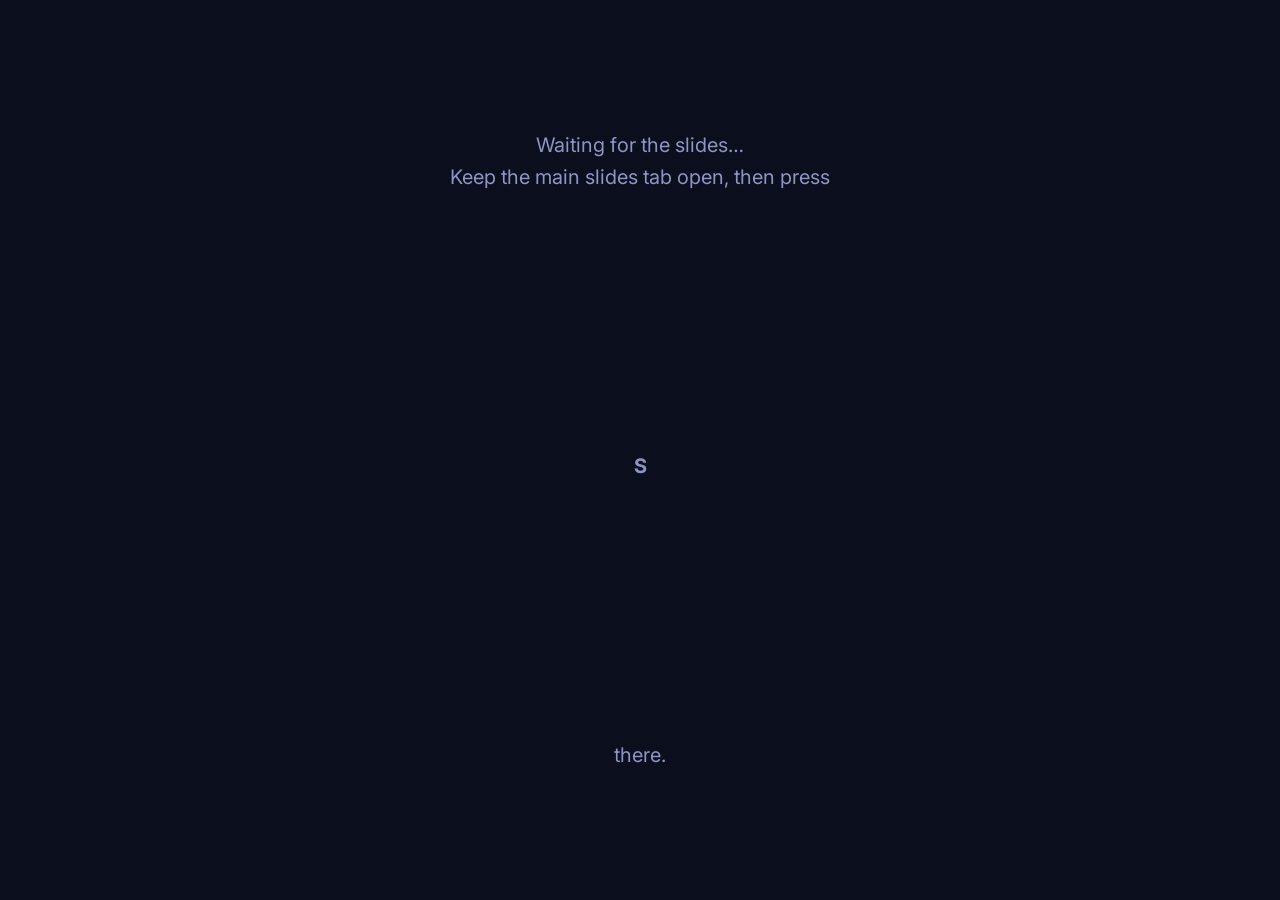
<file: notes.html>
<!doctype html>
<html lang="en">
<head>
<meta charset="utf-8">
<meta name="viewport" content="width=device-width, initial-scale=1">
<title>Speaker view · Emotion Concepts in Qwen3</title>
<link rel="icon" href="img/icon.svg" type="image/svg+xml">
<link rel="stylesheet" href="https://fonts.googleapis.com/css2?family=Inter:wght@400;500;600;700&display=swap">
<style>
  * { box-sizing: border-box; }
  :root { --bg: #0B0E1C; --panel: #151A30; --line: #2A3166; --text: #F2F0EA; --soft: #C8CCF2; --muted: #8E94C4; --accent: #A7ACF2; --warm: #FFB08A; --notes: 30px; }
  html, body { margin: 0; height: 100%; background: var(--bg); color: var(--text); font-family: 'Inter', Arial, sans-serif; }
  body { display: grid; grid-template-rows: auto 1fr; height: 100vh; }

  header { display: flex; align-items: center; gap: 28px; padding: 14px 24px; border-bottom: 1px solid var(--line); font-size: 18px; color: var(--muted); }
  header .count { color: var(--text); font-weight: 700; font-size: 22px; }
  header .section { flex: 1; overflow: hidden; white-space: nowrap; text-overflow: ellipsis; }
  header .timer { font-variant-numeric: tabular-nums; font-weight: 700; font-size: 26px; color: var(--accent); cursor: pointer; }
  header .clock { font-variant-numeric: tabular-nums; }

  main { display: grid; grid-template-columns: minmax(380px, 44%) 1fr; gap: 24px; padding: 20px 24px; min-height: 0; }
  .left { display: flex; flex-direction: column; gap: 14px; min-height: 0; }
  .label { font-size: 14px; font-weight: 600; letter-spacing: 1.6px; text-transform: uppercase; color: var(--muted); }
  .frame { width: 100%; aspect-ratio: 16 / 9; border: 1px solid var(--line); border-radius: 10px; overflow: hidden; background: #000; }
  .frame iframe { width: 100%; height: 100%; border: 0; display: block; pointer-events: none; }
  .frame.small { width: 62%; }
  .next-title { font-size: 18px; color: var(--soft); line-height: 1.35; }

  .notes { background: var(--panel); border: 1px solid var(--line); border-radius: 14px; padding: 26px 30px; overflow-y: auto; font-size: var(--notes); line-height: 1.5; color: var(--text); }
  .notes .title { font-size: 0.7em; font-weight: 600; color: var(--accent); margin-bottom: 14px; line-height: 1.3; }
  .notes .body { white-space: pre-wrap; }
  .notes .empty { color: var(--muted); font-style: italic; }

  footer { position: fixed; right: 24px; bottom: 14px; font-size: 13px; color: var(--muted); }
  .waiting { position: fixed; inset: 0; display: grid; place-items: center; background: var(--bg); color: var(--muted); font-size: 20px; text-align: center; line-height: 1.6; }
  .waiting[hidden] { display: none; }
</style>
</head>
<body>
<header>
  <span class="count" id="count">– / –</span>
  <span class="section" id="section"></span>
  <span class="timer" id="timer" title="Click to reset">00:00</span>
  <span class="clock" id="clock"></span>
</header>
<main>
  <div class="left">
    <p class="label">Now</p>
    <div class="frame"><iframe id="now" src="index.html?embed" title="Current slide"></iframe></div>
    <p class="label">Next</p>
    <div class="frame small"><iframe id="next" src="index.html?embed&still" title="Next slide"></iframe></div>
    <p class="next-title" id="nextTitle"></p>
  </div>
  <div class="notes" id="notes"></div>
</main>
<footer>← → move · + − text size · click timer to reset</footer>
<div class="waiting" id="waiting">Waiting for the slides…<br>Keep the main slides tab open, then press <b>S</b> there.</div>

<script>
(() => {
  const channel = new BroadcastChannel('q1-deck');
  const $ = id => document.getElementById(id);
  const frames = { now: $('now'), next: $('next') };
  let state = null;
  let started = Date.now();
  let size = 30;

  function show(frame, index) {
    const win = frames[frame].contentWindow;
    const deck = win && win.deck;
    if (!deck) return;
    if (index >= deck.count) {
      frames[frame].style.visibility = 'hidden';
      return;
    }
    frames[frame].style.visibility = 'visible';
    deck.go(index);
  }

  function render() {
    if (!state) return;
    $('waiting').hidden = true;
    $('count').textContent = `${state.index + 1} / ${state.total}`;
    $('section').textContent = state.now.section;
    $('nextTitle').textContent = state.next ? state.next.title : 'End of deck';

    const notes = $('notes');
    notes.innerHTML = '';
    const title = document.createElement('p');
    title.className = 'title';
    title.textContent = state.now.title;
    const body = document.createElement('p');
    body.className = state.now.notes ? 'body' : 'body empty';
    body.textContent = state.now.notes || 'No notes for this slide.';
    notes.append(title, body);
    notes.scrollTop = 0;

    show('now', state.index);
    show('next', state.index + 1);
  }

  Object.values(frames).forEach(frame => frame.addEventListener('load', render));

  channel.onmessage = ({ data }) => {
    if (data.type !== 'state') return;
    state = data;
    render();
  };
  channel.postMessage({ type: 'hello' });

  addEventListener('keydown', e => {
    if (e.metaKey || e.ctrlKey || e.altKey) return;
    switch (e.key) {
      case 'ArrowRight': case 'ArrowDown': case 'PageDown': case ' ': case 'Enter':
        channel.postMessage({ type: 'step', by: 1 }); break;
      case 'ArrowLeft': case 'ArrowUp': case 'PageUp': case 'Backspace':
        channel.postMessage({ type: 'step', by: -1 }); break;
      case '+': case '=':
        size = Math.min(48, size + 2); document.documentElement.style.setProperty('--notes', `${size}px`); break;
      case '-': case '_':
        size = Math.max(18, size - 2); document.documentElement.style.setProperty('--notes', `${size}px`); break;
      default: return;
    }
    e.preventDefault();
  });

  $('timer').addEventListener('click', () => { started = Date.now(); tick(); });

  function pad(n) { return String(n).padStart(2, '0'); }
  function tick() {
    const s = Math.floor((Date.now() - started) / 1000);
    $('timer').textContent = `${pad(Math.floor(s / 60))}:${pad(s % 60)}`;
    $('clock').textContent = new Date().toLocaleTimeString([], { hour: 'numeric', minute: '2-digit' });
  }
  tick();
  setInterval(tick, 1000);
})();
</script>
</body>
</html>
</file>
<file: css/deck.css>
:root {
  --paper: #F5F3EE;
  --paper2: #ECE8DF;
  --card: #FBFAF6;
  --line: #DAD5C8;
  --ink: #151A30;
  --body: #3D4360;
  --muted: #666B84;
  --violet: #4A4DD6;
  --violet-soft: #E4E4FA;
  --coral: #B4532E;
  --night: #11152A;
  --night2: #1C2244;
  --mist: #C8CCF2;
  --moon: #F2F0EA;
}
section {
  background: var(--paper);
  padding: 104px 128px 160px;
  font-family: 'Inter', Arial, sans-serif;
  color: var(--body);
  font-size: 28px;
  line-height: 1.42;
  display: flex;
  flex-direction: column;
  gap: 26px;
}
section.alt { background: var(--paper2); }
.head { display: flex; flex-direction: column; gap: 10px; }
.tag { display: flex; align-items: center; gap: 16px; }
.tag .bar { width: 44px; height: 5px; border-radius: 3px; background: var(--violet); animation: slidein 0.7s cubic-bezier(.2,.7,.2,1) both; }
.eyebrow { font-size: 24px; font-weight: 600; letter-spacing: 2.5px; text-transform: uppercase; color: var(--violet); }
.title { font-family: 'Bricolage Grotesque', Arial, sans-serif; font-weight: 650; font-size: 60px; line-height: 1.06; letter-spacing: -1px; color: var(--ink); }
.lede { font-size: 32px; line-height: 1.4; color: var(--ink); }
.pts { font-size: 28px; line-height: 1.42; color: var(--body); padding-left: 34px; }
.pts li { margin-bottom: 14px; }
.pts.tight li { margin-bottom: 8px; }
.pts.small { font-size: 26px; }
.cols { display: grid; grid-template-columns: 1fr 1fr; gap: 56px; align-items: start; }
.cols.figleft { grid-template-columns: 880px 1fr; gap: 52px; }
.cols.three { grid-template-columns: 1fr 1fr 1fr; gap: 28px; }
.col { display: flex; flex-direction: column; gap: 18px; }
.card { background: var(--card); border: 2px solid var(--line); border-radius: 22px; padding: 26px 30px; display: flex; flex-direction: column; gap: 10px; box-shadow: 0 10px 30px rgba(21, 26, 48, 0.06); }
.card.tint { background: var(--violet-soft); border-color: #CFCFF4; box-shadow: none; }
.card h3 { font-family: 'Bricolage Grotesque', Arial, sans-serif; font-size: 32px; font-weight: 650; color: var(--ink); line-height: 1.15; }
.card .t { font-size: 26px; line-height: 1.4; color: var(--body); }
.card .k { font-size: 24px; font-weight: 600; letter-spacing: 1.8px; text-transform: uppercase; color: var(--violet); }
.card .k.coral { color: var(--coral); }
.eq { font-family: 'Bricolage Grotesque', Arial, sans-serif; font-size: 40px; font-weight: 650; color: var(--ink); }
.eq .v { color: var(--violet); }
.small { font-size: 24px; line-height: 1.42; color: var(--muted); }
.ph { border: 3px dashed #A9ABE8; background: var(--violet-soft); border-radius: 18px; display: flex; flex-direction: column; align-items: center; justify-content: center; gap: 8px; padding: 26px; }
.ph .t { font-size: 26px; font-weight: 600; color: var(--violet); text-align: center; }
.ph .s { font-size: 24px; color: var(--muted); text-align: center; }
.stats { display: grid; grid-template-columns: 1fr 1fr 1fr; gap: 28px; }
.stat { display: flex; flex-direction: column; gap: 6px; }
.stat .n { font-family: 'Bricolage Grotesque', Arial, sans-serif; font-weight: 700; font-size: 84px; line-height: 1; letter-spacing: -2px; color: var(--violet); }
.stat .n.coral { color: var(--coral); }
.stat .l { font-size: 24px; line-height: 1.35; color: var(--body); }
.tbl { font-size: 26px; color: var(--body); width: 100%; }
.fig { border-radius: 20px; background: var(--card); border: 2px solid var(--line); padding: 18px; display: flex; flex-direction: column; gap: 10px; }
.fig .cap { font-size: 24px; line-height: 1.4; color: var(--muted); }
.footer { position: absolute; left: 128px; bottom: 58px; width: 1664px; display: flex; justify-content: space-between; font-size: 24px; color: var(--muted); }

/* dark slides: cover, section breaks, takeaways */
section.dark { background: radial-gradient(circle at 78% 22%, #2B3277, #11152A 62%); color: var(--mist); }
section.dark .title { color: var(--moon); }
section.dark .eyebrow { color: #A7ACF2; }
section.dark .tag .bar { background: #A7ACF2; }
section.dark .pts { color: var(--mist); }
section.dark .card { background: rgba(255, 255, 255, 0.06); border-color: rgba(200, 204, 242, 0.22); box-shadow: none; }
section.dark .card h3 { color: var(--moon); }
section.dark .card .t { color: var(--mist); }
section.dark .card .k { color: #A7ACF2; }
section.dark .footer { color: #8E94C4; }

.cover { justify-content: center; gap: 30px; padding: 128px 860px 128px 128px; }
.cover .big { font-family: 'Bricolage Grotesque', Arial, sans-serif; font-weight: 700; font-size: 128px; line-height: 0.98; letter-spacing: -3px; color: var(--moon); }
.cover .sub { font-size: 32px; line-height: 1.4; color: var(--mist); }
.cover .names { font-size: 28px; font-weight: 600; letter-spacing: 1px; color: #A7ACF2; }
.fan { position: absolute; left: 1040px; top: 150px; width: 780px; height: 780px; }

.divider { justify-content: center; gap: 22px; padding: 128px; }
.divider .num { position: absolute; left: 1180px; top: 150px; width: 640px; font-family: 'Bricolage Grotesque', Arial, sans-serif; font-weight: 800; font-size: 400px; line-height: 1; letter-spacing: -16px; color: #2A3166; text-align: right; }
.divider .who { font-size: 30px; font-weight: 600; letter-spacing: 2.5px; text-transform: uppercase; color: #A7ACF2; }
.divider .big { font-family: 'Bricolage Grotesque', Arial, sans-serif; font-weight: 700; font-size: 104px; line-height: 1.0; letter-spacing: -2.5px; color: var(--moon); width: 1100px; }
.divider .sub { font-size: 32px; line-height: 1.4; color: var(--mist); width: 1000px; }

/* entrance animations */
.rise { animation: rise 0.75s cubic-bezier(.2,.7,.2,1) both; animation-delay: calc(var(--i, 0) * 110ms + 120ms); }
.zoom { animation: zoom 0.9s cubic-bezier(.2,.7,.2,1) both; animation-delay: calc(var(--i, 0) * 110ms + 200ms); }
.glow { animation: glow 1.1s ease both; animation-delay: 150ms; }
@keyframes rise { from { opacity: 0; transform: translateY(26px); } }
@keyframes zoom { from { opacity: 0; transform: translateY(14px) scale(0.965); } }
@keyframes glow { from { opacity: 0; filter: blur(14px); transform: translateY(40px); } }
@keyframes slidein { from { opacity: 0; transform: translateX(-30px); } }
.tbl { border-collapse: collapse; }
.tbl th { font-size: 24px; font-weight: 600; letter-spacing: 1.5px; text-transform: uppercase; color: var(--violet); text-align: left; padding: 0 16px 12px 0; border-bottom: 2px solid var(--line); }
.tbl td { padding: 14px 16px 14px 0; border-bottom: 1px solid var(--line); vertical-align: top; line-height: 1.38; }
.tbl tr:last-child td { border-bottom: none; }
.tbl td:first-child { font-weight: 600; color: var(--ink); }
section.dark .stat .n, section.dark .card .n { color: #A7ACF2; }
section.dark .stat .n.coral, section.dark .card .n.coral { color: #FFB08A; }
section.dark .stat .l, section.dark .small { color: var(--mist); }
.card .n { font-family: 'Bricolage Grotesque', Arial, sans-serif; font-weight: 700; font-size: 72px; line-height: 1; letter-spacing: -2px; color: var(--violet); }
.card .n.coral { color: var(--coral); }

/* nested bullets, pending tag */
.pts ul { list-style: circle; padding-left: 34px; margin: 8px 0 0; }
.pts ul li { margin-bottom: 6px; }
.pts.tight ul li { margin-bottom: 4px; }
.title .pending { font-size: 0.55em; font-weight: 500; letter-spacing: 0; color: var(--muted); white-space: nowrap; }

/* step row: A → B → C */
.flow { display: flex; align-items: stretch; gap: 20px; }
.flow .card { flex: 1; justify-content: center; }
.flow .arrow { align-self: center; font-size: 44px; color: var(--muted); }

/* overview index */
.index { list-style: none; padding: 0; margin: 8px 0 0; display: flex; flex-direction: column; }
.index li { display: grid; grid-template-columns: 110px 1fr auto; align-items: baseline; gap: 28px; padding: 22px 0; border-bottom: 2px solid var(--line); }
.index li:first-child { border-top: 2px solid var(--line); }
.index .no { font-family: 'Bricolage Grotesque', Arial, sans-serif; font-weight: 700; font-size: 44px; color: var(--violet); }
.index .sec { font-family: 'Bricolage Grotesque', Arial, sans-serif; font-weight: 600; font-size: 44px; line-height: 1.1; color: var(--ink); }
.index .who { font-size: 28px; font-weight: 500; color: var(--muted); }
.setup { margin-top: auto; font-size: 24px; line-height: 1.5; color: var(--muted); }
.setup b { font-weight: 600; color: var(--ink); }
</file>
<file: css/stage.css>
*, *::before, *::after { box-sizing: border-box; }
html, body { margin: 0; height: 100%; overflow: hidden; background: #0B0E1C; }
body { -webkit-font-smoothing: antialiased; -moz-osx-font-smoothing: grayscale; }
body.idle { cursor: none; }
h1, h2, h3, p, ul, ol, table { margin: 0; }
img { display: block; }
aside { display: none; }

.deck {
  position: absolute;
  left: 50%;
  top: 50%;
  width: 1920px;
  height: 1080px;
  transform: translate(-50%, -50%) scale(var(--scale, 1));
  overflow: hidden;
  user-select: none;
}
.deck > section { position: absolute; inset: 0; overflow: hidden; }
.deck > section:not(.active):not(.leaving) { display: none; }
.deck > section[data-skip] { display: none !important; }
.deck > section.leaving { z-index: 0; pointer-events: none; }
.deck > section.active { z-index: 1; animation: enter-fade 0.55s ease both; }
.deck > section.active[data-transition="push"] { animation: enter-push 0.7s cubic-bezier(.2,.7,.2,1) both; }
.deck[data-dir="back"] > section.active[data-transition="push"] { animation-name: enter-push-back; }

@keyframes enter-fade { from { opacity: 0; } }
@keyframes enter-push { from { opacity: 0; transform: translateX(90px); } }
@keyframes enter-push-back { from { opacity: 0; transform: translateX(-90px); } }

.progress { position: fixed; left: 0; right: 0; bottom: 0; height: 4px; background: rgba(167, 172, 242, 0.12); z-index: 10; }
.progress-fill { height: 100%; width: 0; background: #7C80F0; transition: width 0.45s cubic-bezier(.2,.7,.2,1); }
body.idle .progress { opacity: 0.35; }

/* manim animations: a dark screen inside the figure card */
video.screen { display: block; border-radius: 12px; background: #0D1318; object-fit: contain; }

/* desperation | coherence pairs, in the chart colors */
.dc { display: inline-flex; align-items: center; white-space: nowrap; font-weight: 600; }
.dc .sep { width: 2px; align-self: stretch; margin: 0.14em 0.36em; border-radius: 1px; background: var(--line); }
.dc .d, .dc-key .d { color: var(--violet); }
.dc .c, .dc-key .c { color: var(--coral); }
section.dark .dc .d, section.dark .dc-key .d { color: #A7ACF2; }
section.dark .dc .c, section.dark .dc-key .c { color: #FFB08A; }
section.dark .dc .sep { background: rgba(200, 204, 242, 0.3); }

/* preview frames in the speaker view */
.embed .progress { display: none; }
.still *, .still *::before, .still *::after, .still .deck > section.active { animation: none !important; }
</file>
